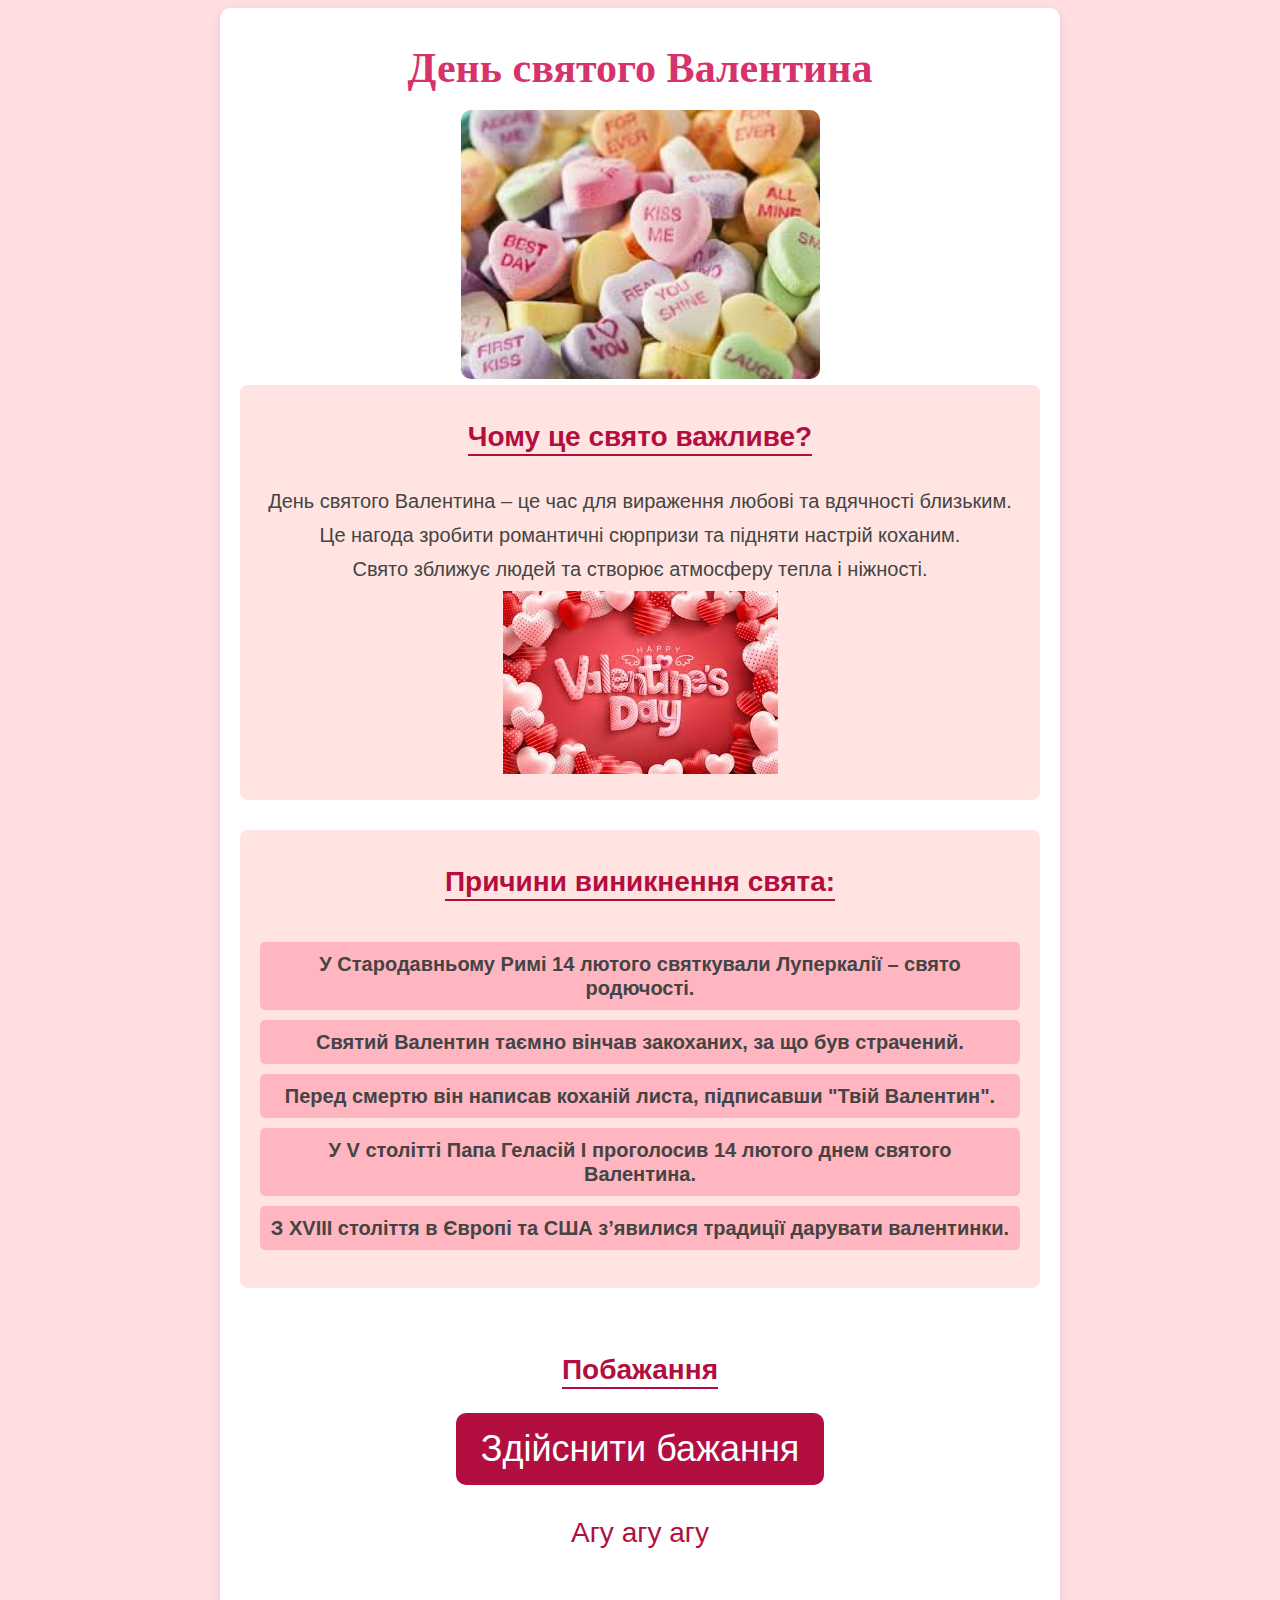
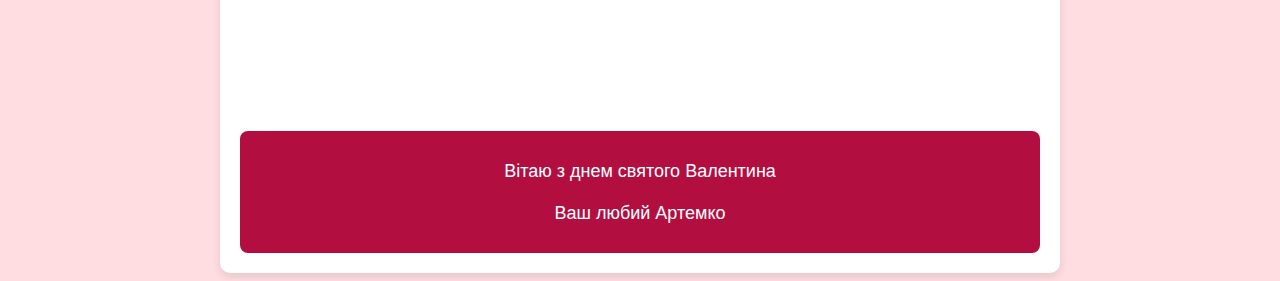
<file: index.html>
<!DOCTYPE html>
<html lang="uk">
  <head>
    <meta charset="utf-8">
    <title>Остапено Valentine`s day</title>
    <link rel="stylesheet" href="main.css">
  </head>
  <body>
    <div class="container">
      <header class="site-header">
        <h1>День святого Валентина</h1>
        <img src="images/завантаження (1).jpg" width="359" height="159" alt="valentine image">
      </header>

      <section class="features">
        <h2>Чому це свято важливе?</h2>
        <p class="feature-love">День святого Валентина – це час для вираження любові та вдячності близьким.</p>
        <p class="feature-joy">Це нагода зробити романтичні сюрпризи та підняти настрій коханим.</p>
        <p class="feature-connection">Свято зближує людей та створює атмосферу тепла і ніжності.</p>
        <img src="images/завантаження.jpg" alt="День валентина">
      </section>

      <section class="history">
        <h2>Причини виникнення свята:</h2>
        <ul class="history-list">
          <li class="history-item">У Стародавньому Римі 14 лютого святкували Луперкалії – свято родючості.</li>
          <li class="history-item">Святий Валентин таємно вінчав закоханих, за що був страчений.</li>
          <li class="history-item">Перед смертю він написав коханій листа, підписавши "Твій Валентин".</li>
          <li class="history-item">У V столітті Папа Геласій I проголосив 14 лютого днем святого Валентина.</li>
          <li class="history-item">З XVIII століття в Європі та США з’явилися традиції дарувати валентинки.</li>
        </ul>
      </section>

      <section class="wishes">
        <h2>Побажання</h2>
        <button id="btn_wishes">Здійснити бажання</button>
        <p id="p_wishes">Агу агу агу</p>
      </section>

      <footer class="site-footer">
        <p>Вітаю з днем святого Валентина</p>
        <p>Ваш любий Артемко</p>
      </footer>
    </div>
  </body>
  <script src="script.js"></script>
</html>
</file>
<file: main.css>
body {
  padding: 0;
  font-family: "Arial", sans-serif;
  font-size: 18px;
  line-height: 24px;
  color: #333;
  background: #ffdde1;
  text-align: center;
}

h1 {
  font-family: "Georgia", serif;
  font-size: 42px;
  color: #d6336c;
  margin-bottom: 20px;
}

h2 {
  font-size: 28px;
  color: #b20e40;
  margin-top: 20px;
  border-bottom: 2px solid #b20e40;
  display: inline-block;
  padding-bottom: 5px;
}

.container {
  width: 80%;
  max-width: 800px;
  margin: 0 auto;
  padding: 20px;
  background: #fff;
  border-radius: 10px;
  box-shadow: 0px 4px 10px rgba(0, 0, 0, 0.1);
}

.site-header img {
  max-width: 100%;
  height: auto;
  margin-top: 10px;
  border-radius: 10px;
}

.features, .history {
  margin-bottom: 30px;
  padding: 20px;
  background: #ffe4e1;
  border-radius: 8px;
}

.features p, .history-list li {
  margin: 10px 0;
  font-size: 20px;
  color: #444;
}

.history-list {
  list-style-type: none;
  padding: 0;
}

.history-item {
  background: #ffb6c1;
  padding: 10px;
  margin: 5px 0;
  border-radius: 5px;
  color: #fff;
  font-weight: bold;
}

.site-footer {
  margin-top: 20px;
  padding: 10px;
  color: #fff;
  background: #b20e40;
  border-radius: 8px;
}

.wishes{
  margin-top: 30px;
  display: flex;
  justify-content: center;
  align-items: center;
  flex-direction: column;
  padding: 20px;
}

#btn_wishes {
  background: #b20e40;
  color: #fff;
  border: none;
  padding: 10px 20px;
  font-size: 36px;
  border-radius: 10px;
  border: 5px solid #b20e40;
  cursor: pointer;
}

#p_wishes{
  height: 150px;
  font-size: 28px;
  line-height: 40px;
  color: #b20e40;
  text-align: justify;
}
</file>
